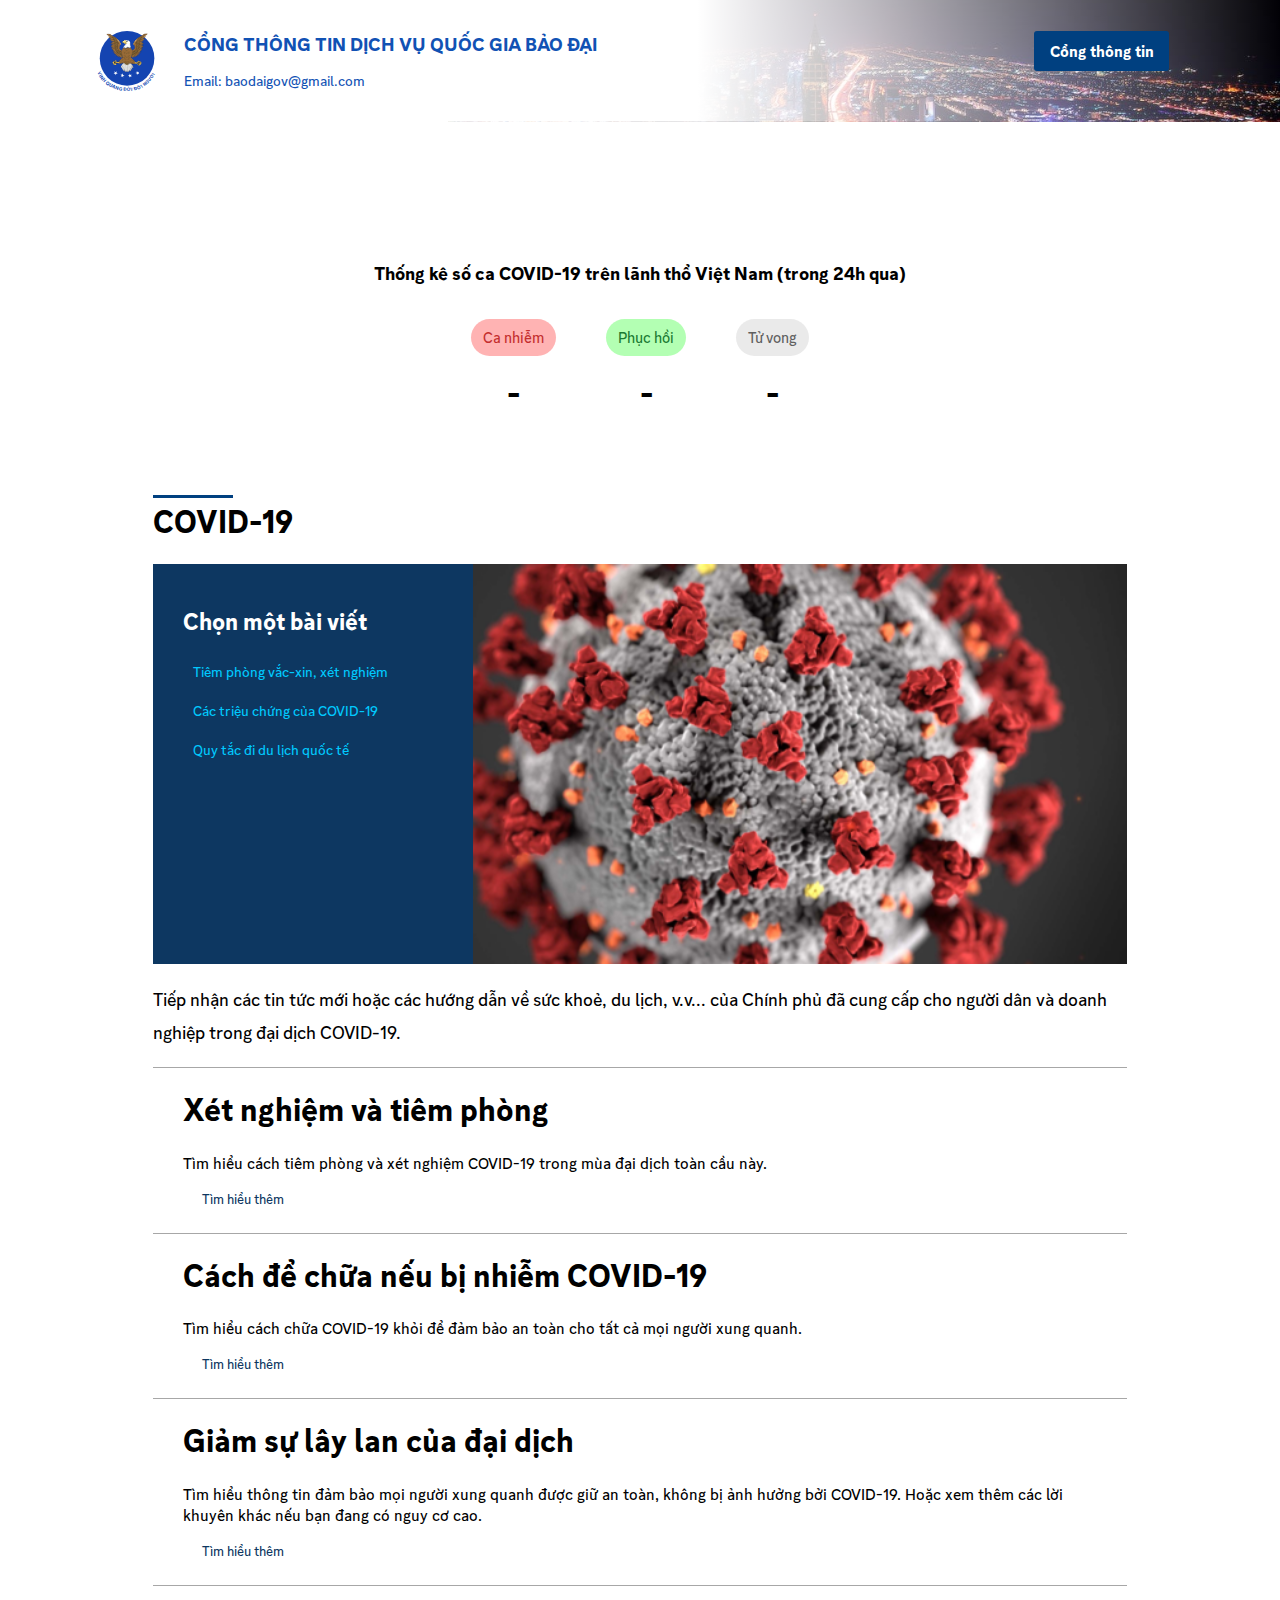
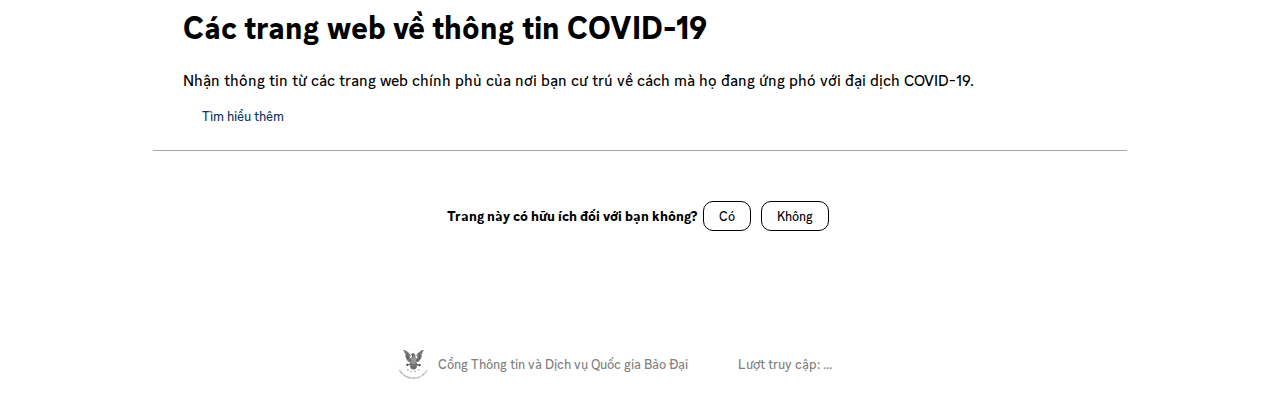
<file: covid-19/index.html>
<!DOCTYPE html>
<html lang="vi">
<head>
  
  <title>COVID-19 | Thông tin Dịch vụ Quốc gia Bảo Đại</title>
    
    
  <meta http-equiv="X-UA-Compatible" content="IE=edge">
  <meta http-equiv="Content-Type" content="text/html; charset=utf-8"/>
  <meta name='viewport' content='width=device-width, initial-scale=1.0'>
    
  <meta name="description" content="COVID-19 | Thông tin Dịch vụ Quốc gia Bảo Đại"/>
  <meta name="keywords" content=""/>
  <meta name="Author" content="COVID-19 | Thông tin Dịch vụ Quốc gia Bảo Đại" />
  <meta name="copyright" content="COVID-19 | Thông tin Dịch vụ Quốc gia Bảo Đại" />
    
    
    
    
    
  <meta property="og:type" content="website" />
  <meta property="og:site_name" content="baodaigov.github.io/ttdv/" />
  <meta property="og:title" content="COVID-19 | Thông tin Dịch vụ Quốc gia Bảo Đại" />
  <meta property="og:description" content="" />
    
  <meta property="og:url" content="https://baodaigov.github.io/ttdv/covid-19/"/>
  <link rel="canonical" href="https://baodaigov.github.io/ttdv/covid-19/" />
    

  <link href="https://baodaigov.github.io/ttdv/assets/image/favicon.ico" rel="shortcut icon" type="image/x-icon" />
  <link rel="stylesheet" href="https://baodaigov.github.io/ttdv/assets/css/all.min.css"/>
  <link rel="preload" href="https://baodaigov.github.io/ttdv/assets/css/all.min.css" as="style"/>
  <link rel="stylesheet" href="https://baodaigov.github.io/ttdv/assets/css/fontawesome.css"/>
  <link rel="preload" href="https://baodaigov.github.io/ttdv/assets/css/fontawesome.css" as="style"/>
    
    
  <link rel="preload" as="script" href="https://baodaigov.github.io/ttdv/assets/js/jquery.min.js">
  <script type="text/javascript" src="https://baodaigov.github.io/ttdv/assets/js/jquery.min.js"></script>
  
    
  <!-- Code injected by live-server extension -->
  <script>
    // <![CDATA[  <-- For SVG support
    if ('WebSocket' in window) {
      (function () {
        function refreshCSS() {
          var sheets = [].slice.call(document.getElementsByTagName("link"));
          var head = document.getElementsByTagName("head")[0];
          for (var i = 0; i < sheets.length; ++i) {
            var elem = sheets[i];
            var parent = elem.parentElement || head;
            parent.removeChild(elem);
            var rel = elem.rel;
            if (elem.href && typeof rel != "string" || rel.length == 0 || rel.toLowerCase() == "stylesheet") {
              var url = elem.href.replace(/(&|\?)_cacheOverride=\d+/, '');
              elem.href = url + (url.indexOf('?') >= 0 ? '&' : '?') + '_cacheOverride=' + (new Date().valueOf());
            }
            parent.appendChild(elem);
          }
        }
        var protocol = window.location.protocol === 'http:' ? 'ws://' : 'wss://';
        var address = protocol + window.location.host + window.location.pathname + '/ws';
        var socket = new WebSocket(address);
        socket.onmessage = function (msg) {
          if (msg.data == 'reload') window.location.reload();
          else if (msg.data == 'refreshcss') refreshCSS();
        };
        if (sessionStorage && !sessionStorage.getItem('IsThisFirstTime_Log_From_LiveServer')) {
          sessionStorage.setItem('IsThisFirstTime_Log_From_LiveServer', true);
        }
      })();
    }
    else {
      console.error('Upgrade your browser. This Browser is NOT supported WebSocket for Live-Reloading.');
    }
    // ]]>
  </script>
  <script>
        $(function () {
            $(document).scroll(function () {
                var $btt = $(".back-to-top");
                $btt.toggleClass('triggered', $(this).scrollTop() > 250);
            });
        });
  </script>
</head><body style="padding:0px;margin:0px;">
    <div class="wrapper">
        <a href="#" class="back-to-top">
            <i class="fa-solid fa-arrow-up"></i>
        </a>
        <div class="header">
            <div class="banner">
                <div class="banner-inside">
                    <div style="display: flex;float: left;">
                      <img src="https://baodaigov.github.io/ttdv/assets/image/quoc_huy.svg" alt="Quốc huy" class="logo"/>
                      <div>
                        <strong>CỔNG THÔNG TIN DỊCH VỤ QUỐC GIA BẢO ĐẠI</strong>
                        <p>Email: baodaigov@gmail.com</p>
                      </div>
                    </div>
                    <div class="button_holder">
                      <a href="https://baodaigov.github.io/">
                        <button class="banner_button">Cổng thông tin</button>
                      </a>
                    </div>
                </div>
            </div>
        </div>
        <div class="body">
            <style>
                .image-article{background-image: url("https://baodaigov.github.io/ttdv/assets/image/Banner_img_Covid.png")}.covid-statistic{margin:50px 0;padding: 20px;}.covid-statistic-title{text-align: center;}.covid-statistics{display: flex;justify-content: center;}.covid-case{margin-right:50px;}.covid-case:last-child{margin-right: 0;}.covid-case-title{padding:8px 12px;border-radius:50px;font-size:0.955em;text-align: center;}.covid-cases{margin:10px 0;text-align: center;font-family:"GG Sans Bold",Arial, Helvetica, sans-serif;font-size:2em;}@media screen and (max-width:688px){.covid-statistics{flex-direction: column;}.covid-case{margin:0!important}.covid-case-title{max-width: 12rem;margin-left:auto;margin-right: auto;}}
            </style>
            <div class="covid-statistic">
                <h3 class="covid-statistic-title">Thống kê số ca COVID-19 trên lãnh thổ Việt Nam (trong 24h qua)</h3>
                <div class="covid-statistics">
                    <div class="covid-case">
                        <p class="covid-case-title" style="background: #ff84849d;color: #c42e2e;">Ca nhiễm</p>
                        <p class="covid-cases infected">-</p>
                    </div>
                    <div class="covid-case">
                        <p class="covid-case-title" style="background: #84ff849d;color: #1a7a32;">Phục hồi</p>
                        <p class="covid-cases recovered">-</p>
                    </div>
                    <div class="covid-case">
                        <p class="covid-case-title" style="background: #dddddd9d;color: #5f5f5f;">Tử vong</p>
                        <p class="covid-cases deceased">-</p>
                    </div>
                </div>
            </div>
            <script>
              const api = "https://api.apify.com/v2/key-value-stores/ZsOpZgeg7dFS1rgfM/records/LATEST";

              const getData = async function() {
                const getJsonData = await fetch(api);
                const cases = await getJsonData.json();
                return cases;
              }

              const output = function() {
                getData().then(cases => {
                  const infected = cases.infected;
                  const recovered = cases.recovered;
                  const deceased = cases.deceased;
                  $('.infected').text(`${infected.toLocaleString()}`);
                  $('.recovered').text(`${recovered.toLocaleString()}`);
                  $('.deceased').text(`${deceased.toLocaleString()}`);
                })
              }

              output();
            </script>
            <h1 class="title">COVID-19</h1>
            <article role="article">
                <div class="article">
                    <div class="image-article">
                        <div class="grid-container">
                            <h2>Chọn một bài viết</h2>
                            <ul>
                                <li>
                                    <a href="https://bit.do/YeetYeet" class="grid-container-redirect">
                                        Tiêm phòng vắc-xin, xét nghiệm
                                        <i class="fal fa-chevron-right"></i>
                                    </a>
                                </li>
                                <li>
                                    <a href="https://bit.do/YeetYeet" class="grid-container-redirect">
                                        Các triệu chứng của COVID-19
                                        <i class="fal fa-chevron-right"></i>
                                    </a>
                                </li>
                                <li>
                                    <a href="https://bit.do/YeetYeet" class="grid-container-redirect">
                                        Quy tắc đi du lịch quốc tế
                                        <i class="fal fa-chevron-right"></i>
                                    </a>
                                </li>
                            </ul>
                        </div>
                    </div>
                </div>
            </article>
            <p style='font-size: 1.15em;line-height:1.8;'>Tiếp nhận các tin tức mới hoặc các hướng dẫn về sức khoẻ, du lịch, v.v... của Chính phủ đã cung cấp cho người dân và doanh nghiệp trong đại dịch COVID-19.</p>
            <article role="article">
                <div class="article-block">
                    <ul>
                        <li>
                            <a href="https://bit.do/YeetYeet" class="article-block-redirect">
                                <h1>Xét nghiệm và tiêm phòng</h1>
                                <p>Tìm hiểu cách tiêm phòng và xét nghiệm COVID-19 trong mùa đại dịch toàn cầu này.</p>
                                <div class="learn_more">
                                    <i class="fal fa-chevron-right"></i>
                                    <p>Tìm hiểu thêm</p>
                                </div>
                            </a>
                        </li>
                        <li>
                            <a href="https://bit.do/YeetYeet" class="article-block-redirect">
                                <h1>Cách để chữa nếu bị nhiễm COVID-19</h1>
                                <p>Tìm hiểu cách chữa COVID-19 khỏi để đảm bảo an toàn cho tất cả mọi người xung quanh.</p>
                                <div class="learn_more">
                                    <i class="fal fa-chevron-right"></i>
                                    <p>Tìm hiểu thêm</p>
                                </div>
                            </a>
                        </li>
                        <li>
                            <a href="https://bit.do/YeetYeet" class="article-block-redirect">
                                <h1>Giảm sự lây lan của đại dịch</h1>
                                <p>Tìm hiểu thông tin đảm bảo mọi người xung quanh được giữ an toàn, không bị ảnh hưởng bởi COVID-19. Hoặc xem thêm các lời khuyên khác nếu bạn đang có nguy cơ cao.</p>
                                <div class="learn_more">
                                    <i class="fal fa-chevron-right"></i>
                                    <p>Tìm hiểu thêm</p>
                                </div>
                            </a>
                        </li>
                        <li>
                            <a href="https://bit.do/YeetYeet" class="article-block-redirect">
                                <h1>Các trang web về thông tin COVID-19</h1>
                                <p>Nhận thông tin từ các trang web chính phủ của nơi bạn cư trú về cách mà họ đang ứng phó với đại dịch COVID-19.</p>
                                <div class="learn_more">
                                    <i class="fal fa-chevron-right"></i>
                                    <p>Tìm hiểu thêm</p>
                                </div>
                            </a>
                        </li>
                    </ul>
                </div>
            </article>
            <style>
                .input{display:flex;justify-content:center;align-items:center;width: 100%;margin: 35px 0;padding: 15px;}.input p{margin: 0;font-size:0.9em;font-family:"GG Sans Bold",Arial, Helvetica, sans-serif;}.input-button{margin: 0 5px;color: #000;border:none;outline:none;border-radius:10px;border:1px solid #000;padding: 5px 15px;background: #fff;cursor: pointer;}.input-button:hover{background: #000;color: #fff;}.placeholder{background: #fff;border: 1px solid #000;padding: 10px;outline: none;margin: 10px 0;width: 100%;transition: ease .3s;}.placeholder:focus{border:2px solid #000;outline: 2px solid yellow;}.input-buttonplace *{display: inline-block;}.input-buttoninit{padding: 7px 12px;font-size:0.95em;border: none;outline: none;margin-right: 5px;cursor: pointer;}.not-helpful{display:block}
            </style>
            <div class="input survey">
                <p>Trang này có hữu ích đối với bạn không?</p>
                <button class="input-button" onclick="responded();">Có</button>
                <button class="input-button" onclick="notHelpful();">Không</button>
            </div>
            <div class="input not-helpful" style="display: none;">
                <p>Bạn có thể nêu thêm lý do mà bạn cảm thấy trang này đối với bạn không hữu ích hay không? Phản hồi này của bạn sẽ được chúng tôi xem xét và cải thiện lại nội dung trang web.</p>
                <input class="placeholder" spellcheck="false" type="text"/>
                <div class="input-buttonplace">
                    <button class="input-buttoninit" style="background-color: #006b4b;color:#fff" onclick="respondedNotHelpful();">Phản hồi</button>
                    <button class="input-buttoninit" style="background-color: #dbdbdb;color:#000" onclick="respondedNotHelpful();">Bỏ qua</button>
                </div>
            </div>
            <div class="input responded" style="display: none;">
                <p>Cảm ơn, phản hồi này của bạn giúp chúng tôi cải thiện trang web.</p>
            </div>
            <script>
                function responded(){
                    $(".survey").hide();
                    $(".responded").show();
                    setTimeout(function(){
                        $(".responded").hide();
                    },7000);
                }
                function respondedNotHelpful(){
                    $(".not-helpful").hide();
                    $(".responded").show();
                    setTimeout(function(){
                        $(".responded").hide();
                    },7000);
                    console.log($(".placeholder").val());
                }
                function notHelpful(){
                    $(".survey").hide();
                    $(".not-helpful").show();
                }
            </script>
        </div>
        <div class="footer">
            <div class="footer-init">
                <img src="https://baodaigov.github.io/ttdv/assets/image/quoc_huy_g.svg" width="30px" height="30px"/>
                <p style="margin-left: 10px">Cổng Thông tin và Dịch vụ Quốc gia Bảo Đại</p>
            </div>
            <div class="luottruycap" id="luotTRUYCAP" style="margin: 0 50px;">
                <p>Lượt truy cập: ...</p>
            </div>
            <script async src="https://api.countapi.xyz/hit/ttdv.baodaigov.github.io/59e0bd14-ead7-4a50-939d-4e729455241c?callback=websiteVisits"></script>
            <script type="text/javascript">
              function websiteVisits(response){
                document.getElementById('luotTRUYCAP').textContent = `Lượt truy cập: ${response.value}`;
              }
            </script>
        </div>
    </div>
</body></html>
</file>
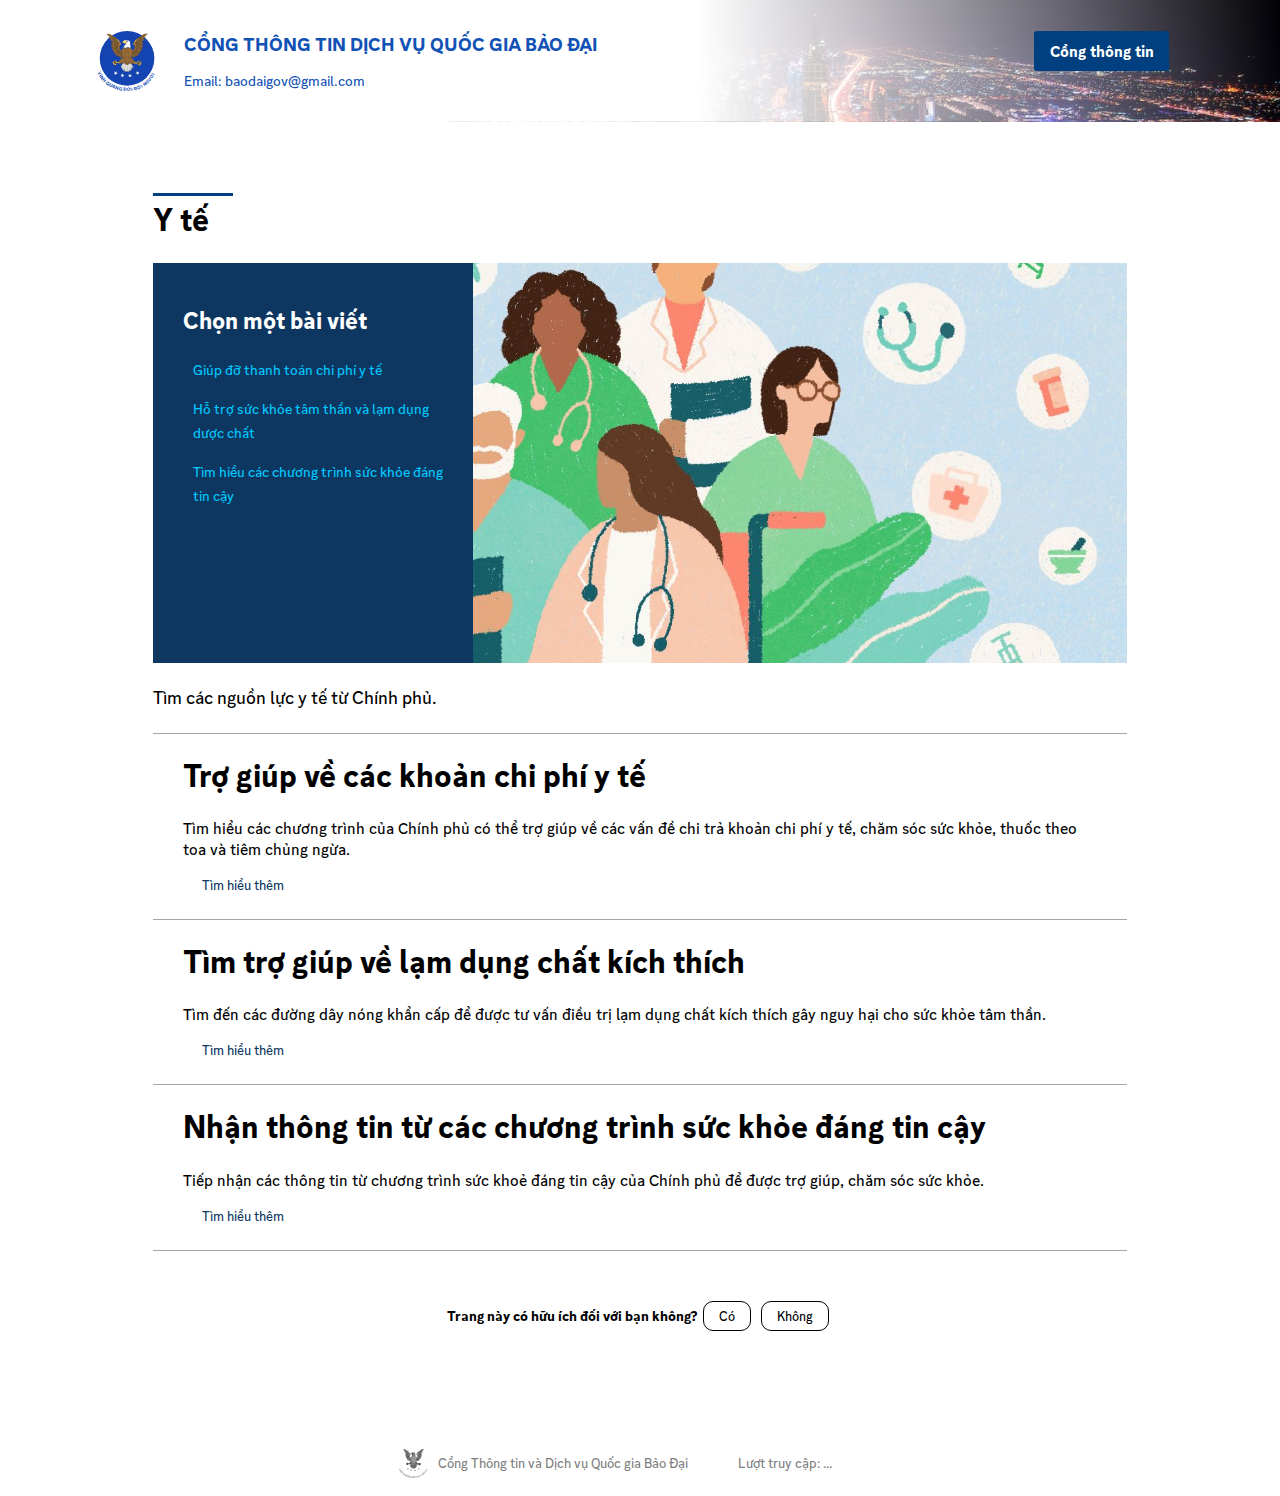
<file: y-te/index.html>
<!DOCTYPE html>
<html lang="vi">
<head>
  
  <title>Y tế | Thông tin Dịch vụ Quốc gia Bảo Đại</title>
    
    
  <meta http-equiv="X-UA-Compatible" content="IE=edge">
  <meta http-equiv="Content-Type" content="text/html; charset=utf-8"/>
  <meta name='viewport' content='width=device-width, initial-scale=1.0'>
    
  <meta name="description" content="Y tế | Thông tin Dịch vụ Quốc gia Bảo Đại"/>
  <meta name="keywords" content=""/>
  <meta name="Author" content="Y tế | Thông tin Dịch vụ Quốc gia Bảo Đại" />
  <meta name="copyright" content="Y tế | Thông tin Dịch vụ Quốc gia Bảo Đại" />
    
    
    
    
    
  <meta property="og:type" content="website" />
  <meta property="og:site_name" content="baodaigov.github.io/ttdv/" />
  <meta property="og:title" content="Y tế | Thông tin Dịch vụ Quốc gia Bảo Đại" />
  <meta property="og:description" content="" />
    
  <meta property="og:url" content="https://baodaigov.github.io/ttdv/y-te/"/>
  <link rel="canonical" href="https://baodaigov.github.io/ttdv/y-te/" />
    

  <link href="https://baodaigov.github.io/ttdv/assets/image/favicon.ico" rel="shortcut icon" type="image/x-icon" />
  <link rel="stylesheet" href="https://baodaigov.github.io/ttdv/assets/css/all.min.css"/>
  <link rel="preload" href="https://baodaigov.github.io/ttdv/assets/css/all.min.css" as="style"/>
  <link rel="stylesheet" href="https://baodaigov.github.io/ttdv/assets/css/fontawesome.css"/>
  <link rel="preload" href="https://baodaigov.github.io/ttdv/assets/css/fontawesome.css" as="style"/>
    
    
  <link rel="preload" as="script" href="https://baodaigov.github.io/ttdv/assets/js/jquery.min.js">
  <script type="text/javascript" src="https://baodaigov.github.io/ttdv/assets/js/jquery.min.js"></script>
  
    
  <!-- Code injected by live-server extension -->
  <script>
    // <![CDATA[  <-- For SVG support
    if ('WebSocket' in window) {
      (function () {
        function refreshCSS() {
          var sheets = [].slice.call(document.getElementsByTagName("link"));
          var head = document.getElementsByTagName("head")[0];
          for (var i = 0; i < sheets.length; ++i) {
            var elem = sheets[i];
            var parent = elem.parentElement || head;
            parent.removeChild(elem);
            var rel = elem.rel;
            if (elem.href && typeof rel != "string" || rel.length == 0 || rel.toLowerCase() == "stylesheet") {
              var url = elem.href.replace(/(&|\?)_cacheOverride=\d+/, '');
              elem.href = url + (url.indexOf('?') >= 0 ? '&' : '?') + '_cacheOverride=' + (new Date().valueOf());
            }
            parent.appendChild(elem);
          }
        }
        var protocol = window.location.protocol === 'http:' ? 'ws://' : 'wss://';
        var address = protocol + window.location.host + window.location.pathname + '/ws';
        var socket = new WebSocket(address);
        socket.onmessage = function (msg) {
          if (msg.data == 'reload') window.location.reload();
          else if (msg.data == 'refreshcss') refreshCSS();
        };
        if (sessionStorage && !sessionStorage.getItem('IsThisFirstTime_Log_From_LiveServer')) {
          sessionStorage.setItem('IsThisFirstTime_Log_From_LiveServer', true);
        }
      })();
    }
    else {
      console.error('Upgrade your browser. This Browser is NOT supported WebSocket for Live-Reloading.');
    }
    // ]]>
  </script>
  <script>
        $(function () {
            $(document).scroll(function () {
                var $btt = $(".back-to-top");
                $btt.toggleClass('triggered', $(this).scrollTop() > 250);
            });
        });
  </script>
</head><body style="padding:0px;margin:0px;">
    <div class="wrapper">
        <a href="#" class="back-to-top">
            <i class="fa-solid fa-arrow-up"></i>
        </a>
        <div class="header">
            <div class="banner">
                <div class="banner-inside">
                    <div style="display: flex;float: left;">
                      <img src="https://baodaigov.github.io/ttdv/assets/image/quoc_huy.svg" alt="Quốc huy" class="logo"/>
                      <div>
                        <strong>CỔNG THÔNG TIN DỊCH VỤ QUỐC GIA BẢO ĐẠI</strong>
                        <p>Email: baodaigov@gmail.com</p>
                      </div>
                    </div>
                    <div class="button_holder">
                      <a href="https://baodaigov.github.io/">
                        <button class="banner_button">Cổng thông tin</button>
                      </a>
                    </div>
                </div>
            </div>
        </div>
        <div class="body">
            <style>
                .image-article{background-image: url("https://baodaigov.github.io/ttdv/assets/image/health.jpg")}
            </style>
            <h1 class="title">Y tế</h1>
            <article role="article">
                <div class="article">
                    <div class="image-article">
                        <div class="grid-container">
                            <h2>Chọn một bài viết</h2>
                            <ul>
                                <li>
                                    <a href="https://bit.do/YeetYeet" class="grid-container-redirect">
                                        Giúp đỡ thanh toán chi phí y tế
                                        <i class="fal fa-chevron-right"></i>
                                    </a>
                                </li>
                                <li>
                                    <a href="https://bit.do/YeetYeet" class="grid-container-redirect">
                                        Hỗ trợ sức khỏe tâm thần và lạm dụng dược chất
                                        <i class="fal fa-chevron-right"></i>
                                    </a>
                                </li>
                                <li>
                                    <a href="https://bit.do/YeetYeet" class="grid-container-redirect">
                                        Tìm hiểu các chương trình sức khỏe đáng tin cậy
                                        <i class="fal fa-chevron-right"></i>
                                    </a>
                                </li>
                            </ul>
                        </div>
                    </div>
                </div>
            </article>
            <p style='font-size: 1.15em;line-height:1.8;'>Tìm các nguồn lực y tế từ Chính phủ.</p>
            <article role="article">
                <div class="article-block">
                    <ul>
                        <li>
                            <a href="https://bit.do/YeetYeet" class="article-block-redirect">
                                <h1>Trợ giúp về các khoản chi phí y tế</h1>
                                <p>Tìm hiểu các chương trình của Chính phủ có thể trợ giúp về các vấn đề chi trả khoản chi phí y tế, chăm sóc sức khỏe, thuốc theo toa và tiêm chủng ngừa.</p>
                                <div class="learn_more">
                                    <i class="fal fa-chevron-right"></i>
                                    <p>Tìm hiểu thêm</p>
                                </div>
                            </a>
                        </li>
                        <li>
                            <a href="https://bit.do/YeetYeet" class="article-block-redirect">
                                <h1>Tìm trợ giúp về lạm dụng chất kích thích</h1>
                                <p>Tìm đến các đường dây nóng khẩn cấp để được tư vấn điều trị lạm dụng chất kích thích gây nguy hại cho sức khỏe tâm thần.</p>
                                <div class="learn_more">
                                    <i class="fal fa-chevron-right"></i>
                                    <p>Tìm hiểu thêm</p>
                                </div>
                            </a>
                        </li>
                        <li>
                            <a href="https://bit.do/YeetYeet" class="article-block-redirect">
                                <h1>Nhận thông tin từ các chương trình sức khỏe đáng tin cậy</h1>
                                <p>Tiếp nhận các thông tin từ chương trình sức khoẻ đáng tin cậy của Chính phủ để được trợ giúp, chăm sóc sức khỏe.</p>
                                <div class="learn_more">
                                    <i class="fal fa-chevron-right"></i>
                                    <p>Tìm hiểu thêm</p>
                                </div>
                            </a>
                        </li>
                    </ul>
                </div>
            </article>
            <div class="input survey">
                <p>Trang này có hữu ích đối với bạn không?</p>
                <button class="input-button" onclick="responded();">Có</button>
                <button class="input-button" onclick="notHelpful();">Không</button>
            </div>
            <div class="input not-helpful" style="display: none;">
                <p>Bạn có thể nêu thêm lý do mà bạn cảm thấy trang này đối với bạn không hữu ích hay không? Phản hồi này của bạn sẽ được chúng tôi xem xét và cải thiện lại nội dung trang web.</p>
                <input class="placeholder" spellcheck="false" type="text"/>
                <div class="input-buttonplace">
                    <button class="input-buttoninit" style="background-color: #006b4b;color:#fff" onclick="respondedNotHelpful();">Phản hồi</button>
                    <button class="input-buttoninit" style="background-color: #dbdbdb;color:#000" onclick="respondedNotHelpful();">Bỏ qua</button>
                </div>
            </div>
            <div class="input responded" style="display: none;">
                <p>Cảm ơn, phản hồi này của bạn giúp chúng tôi cải thiện trang web.</p>
            </div>
            <script>
                function responded(){
                    $(".survey").hide();
                    $(".responded").show();
                    setTimeout(function(){
                        $(".responded").hide();
                    },7000);
                }
                function respondedNotHelpful(){
                    $(".not-helpful").hide();
                    $(".responded").show();
                    setTimeout(function(){
                        $(".responded").hide();
                    },7000);
                    console.log($(".placeholder").val());
                }
                function notHelpful(){
                    $(".survey").hide();
                    $(".not-helpful").show();
                }
            </script>
        </div>
        <div class="footer">
            <div class="footer-init">
                <img src="https://baodaigov.github.io/ttdv/assets/image/quoc_huy_g.svg" width="30px" height="30px"/>
                <p style="margin-left: 10px">Cổng Thông tin và Dịch vụ Quốc gia Bảo Đại</p>
            </div>
            <div class="luottruycap" id="luotTRUYCAP" style="margin: 0 50px;">
                <p>Lượt truy cập: ...</p>
            </div>
            <script async src="https://api.countapi.xyz/hit/ttdv.baodaigov.github.io/59e0bd14-ead7-4a50-939d-4e729455241c?callback=websiteVisits"></script>
            <script type="text/javascript">
              function websiteVisits(response){
                document.getElementById('luotTRUYCAP').textContent = `Lượt truy cập: ${response.value}`;
              }
            </script>
        </div>
    </div>
</body></html>
</file>
